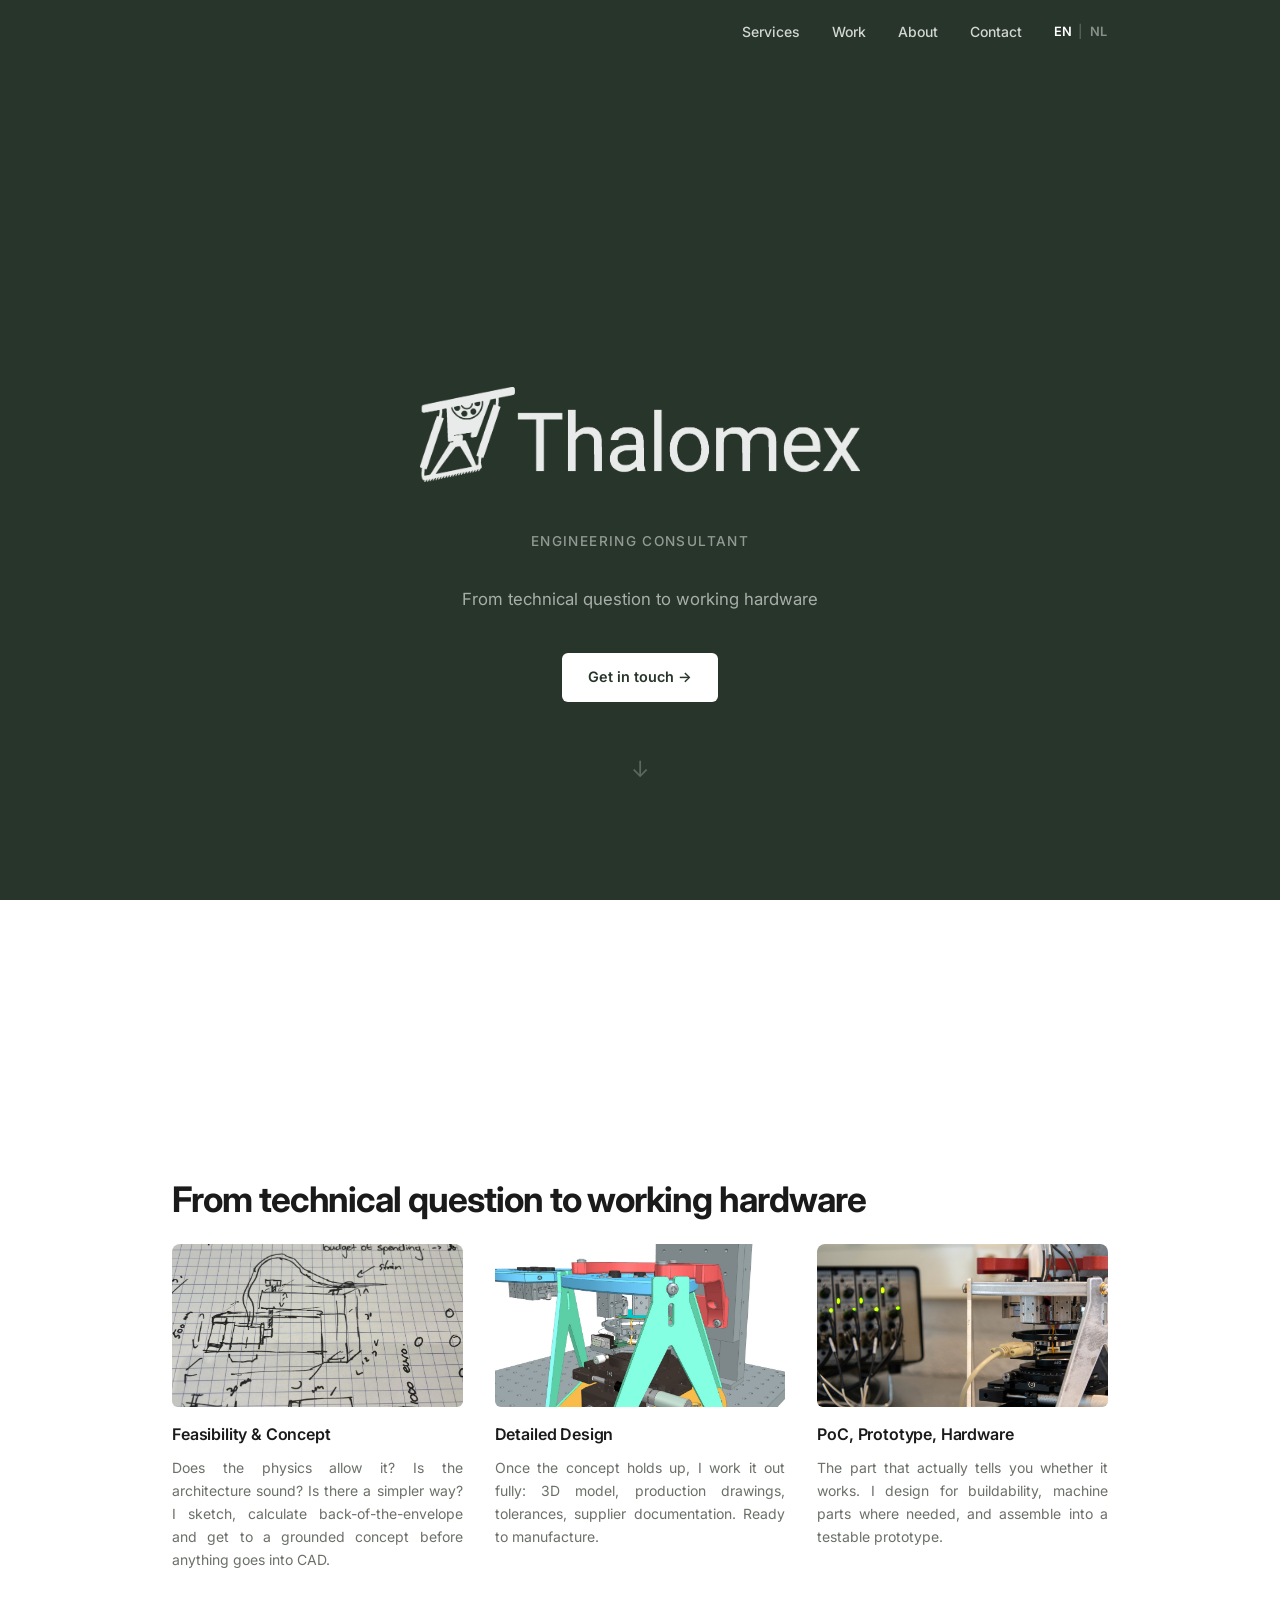
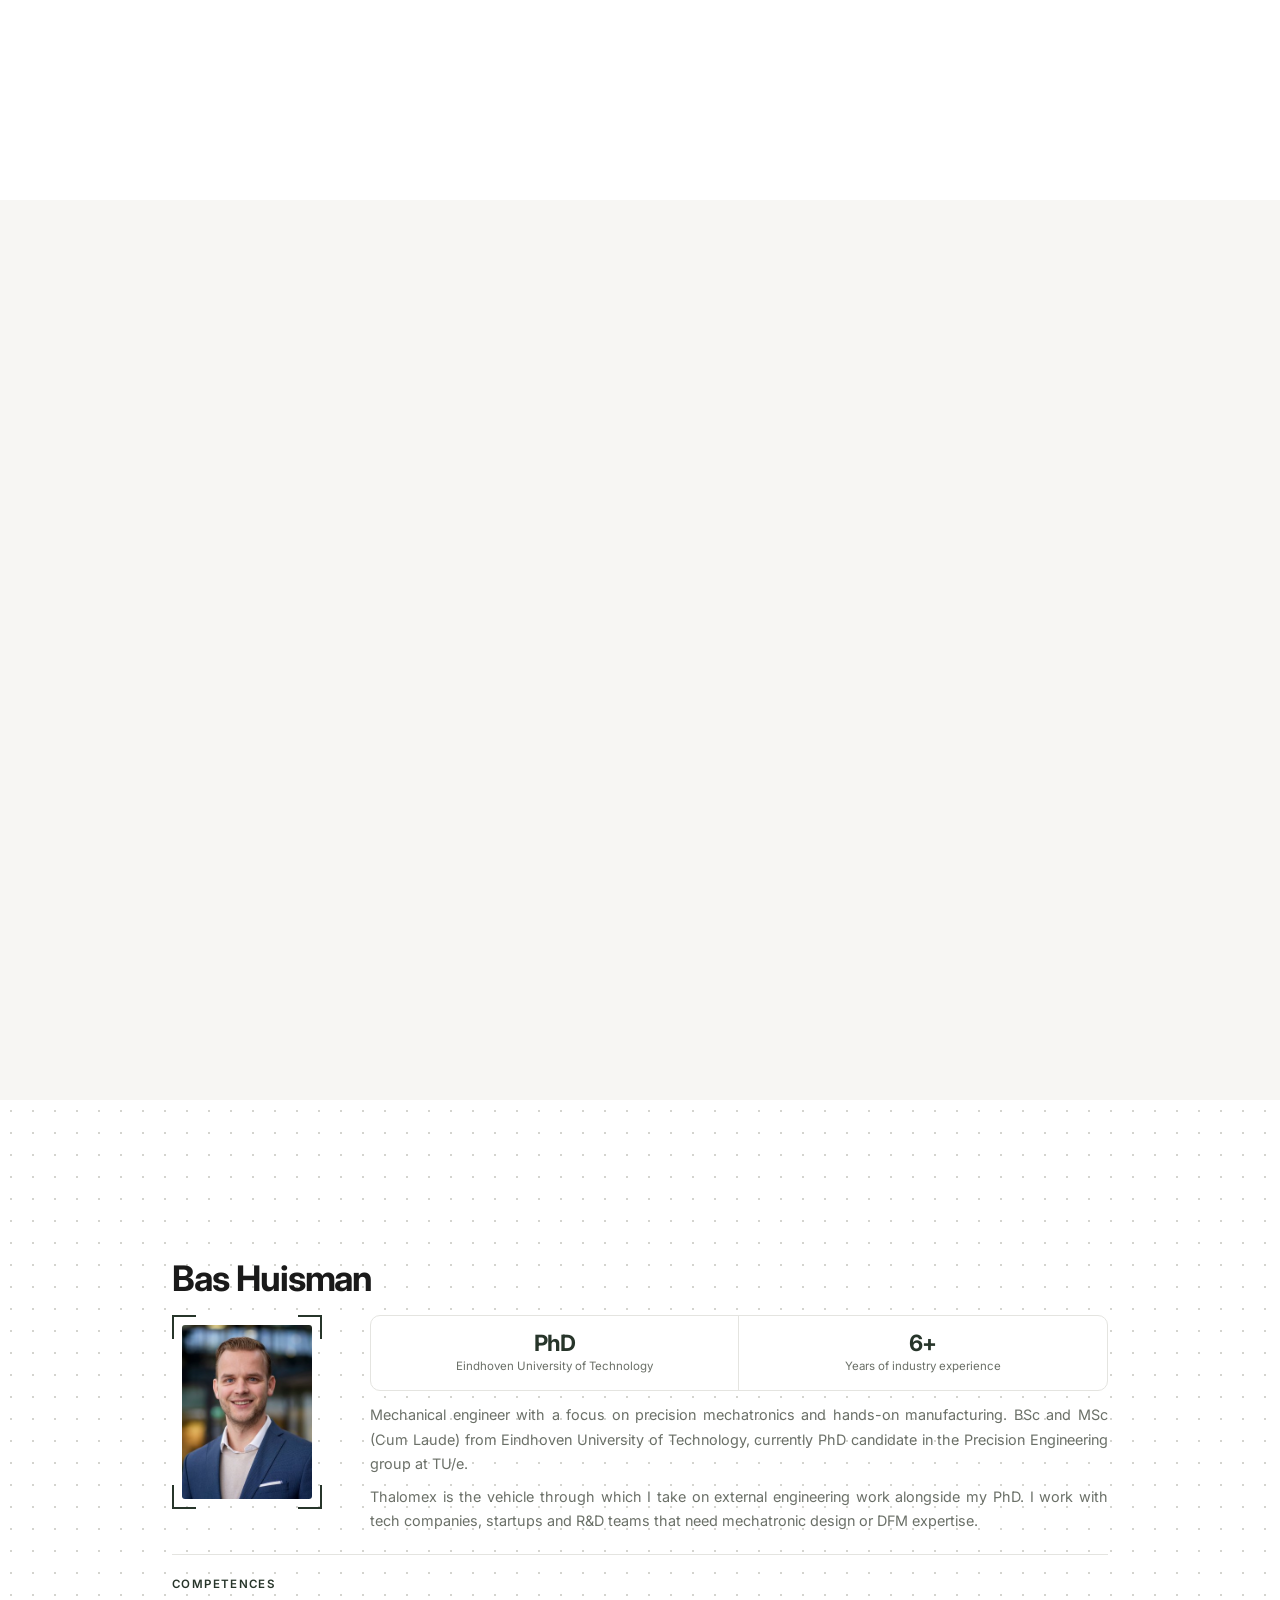
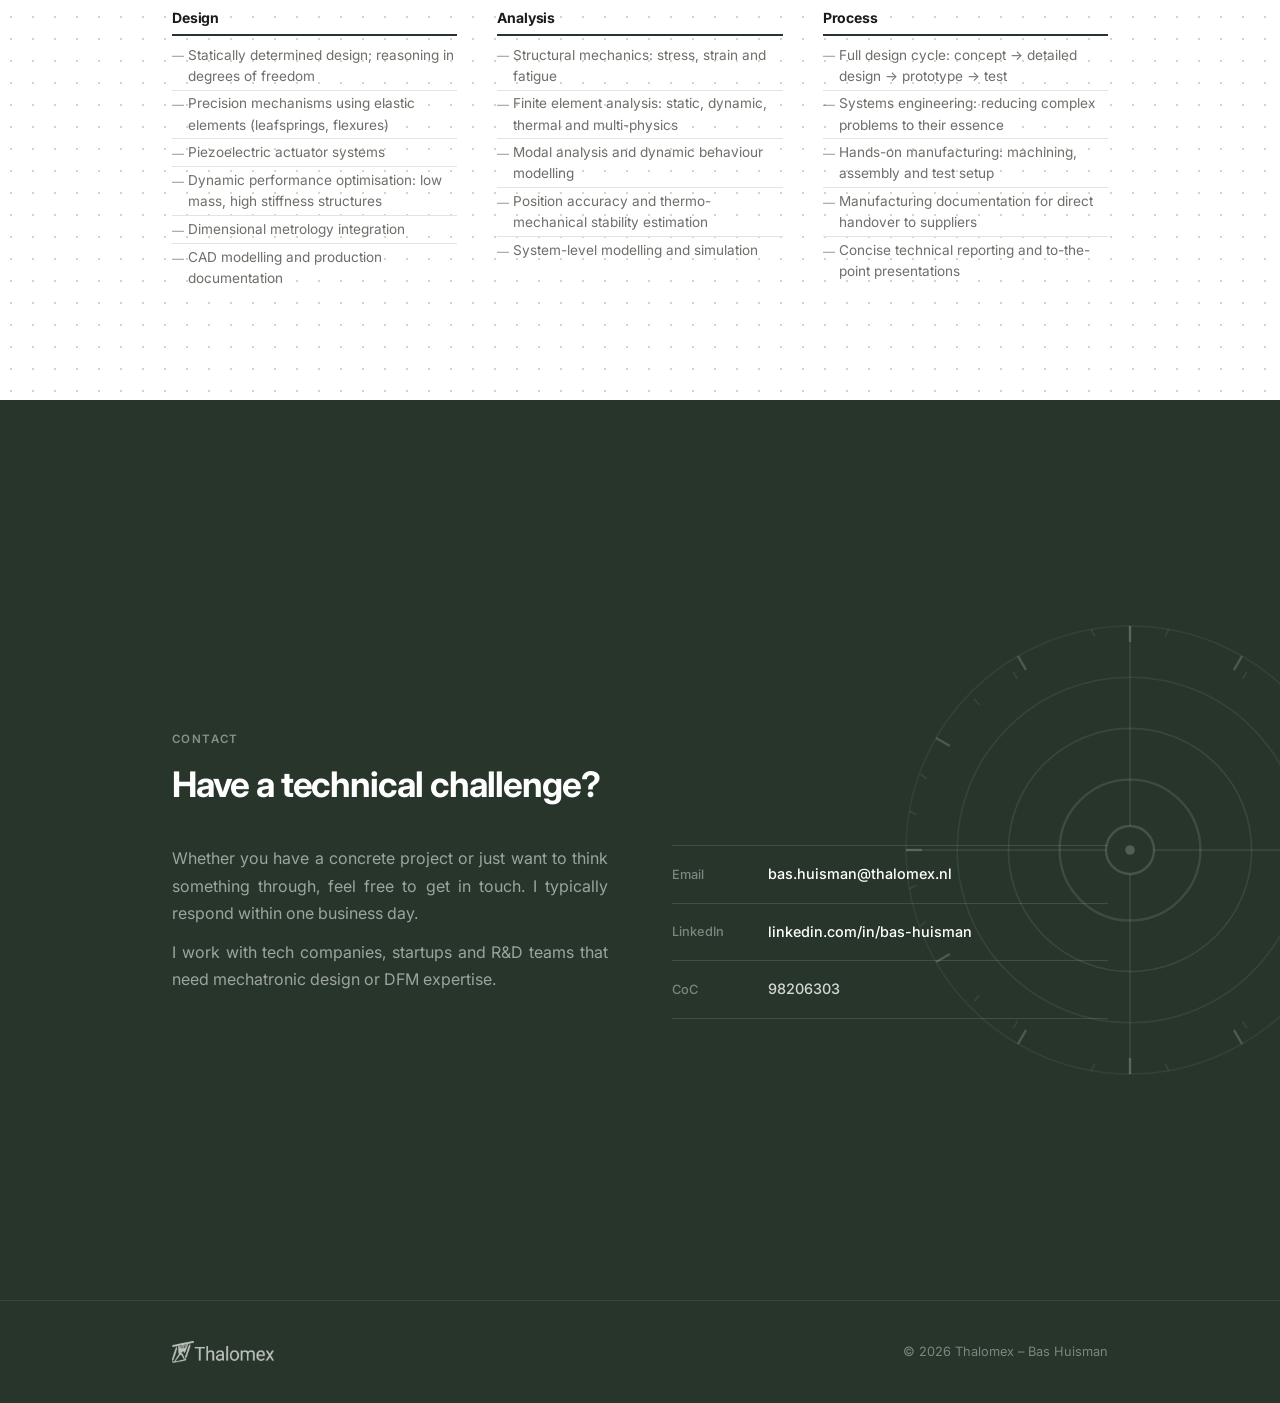
<file: index.html>
<!DOCTYPE html>
<html lang="en">
<head>
  <meta charset="UTF-8" />
  <meta name="viewport" content="width=device-width, initial-scale=1.0" />
  <meta name="version"     content="0.2.5" />
  <meta name="description" content="Bas Huisman – engineering consultant. Mechanical concept development, PoC design and mechatronic integration via Thalomex." />
  <title>Bas Huisman – Thalomex</title>
  <link rel="preconnect" href="https://fonts.googleapis.com" />
  <link rel="preconnect" href="https://fonts.gstatic.com" crossorigin />
  <link href="https://fonts.googleapis.com/css2?family=Inter:wght@300;400;500;600;700&display=swap" rel="stylesheet" />
  <link rel="stylesheet" href="css/style.css" />
</head>
<body>

  <!-- ── Nav ── -->
  <nav id="nav">
    <div class="nav-inner">

      <!-- Logo — left side, static -->
      <a class="nav-logo" href="#hero" aria-label="Thalomex home">
        <img class="logo-white" src="logo_white.png" alt="Thalomex" />
        <img class="logo-dark"  src="logo_dark.png"  alt="Thalomex" />
      </a>

      <!-- Right: links + lang + hamburger -->
      <div class="nav-right">
        <ul class="nav-links" id="nav-links">
          <li><a href="#services">Services</a></li>
          <li><a href="#work">Work</a></li>
          <li><a href="#about">About</a></li>
          <li><a href="#contact">Contact</a></li>
        </ul>
        <div class="lang-switch">
          <a href="index.html" class="active">EN</a>
          <span class="lang-sep">|</span>
          <a href="nl.html">NL</a>
        </div>
        <button class="hamburger" id="hamburger" aria-label="Open menu" aria-expanded="false">☰</button>
      </div>

    </div>
  </nav>

  <!-- ── Floating contact button ── -->
  <a class="contact-fab" href="#contact" id="contact-fab">Get in touch →</a>

  <!-- ── Page content (assembled by JS) ── -->
  <main id="main"></main>

  <!-- ── Footer ── -->
  <footer>
    <div class="wrap footer-inner">
      <img src="logo_white.png" alt="Thalomex" />
      <span class="footer-copy">© 2026 Thalomex – Bas Huisman</span>
    </div>
  </footer>

  <!-- ── Content (edit js/content/en.js to update all text) ── -->
  <script src="js/content/en.js"></script>

  <!-- ── Section templates (structure only, no text) ── -->
  <script src="js/templates/hero.js"></script>
  <script src="js/templates/services.js"></script>
  <script src="js/templates/work.js"></script>
  <script src="js/templates/about.js"></script>
  <script src="js/templates/contact.js"></script>

  <!-- ── Main controller ── -->
  <script src="js/main.js"></script>

</body>
</html>
</file>
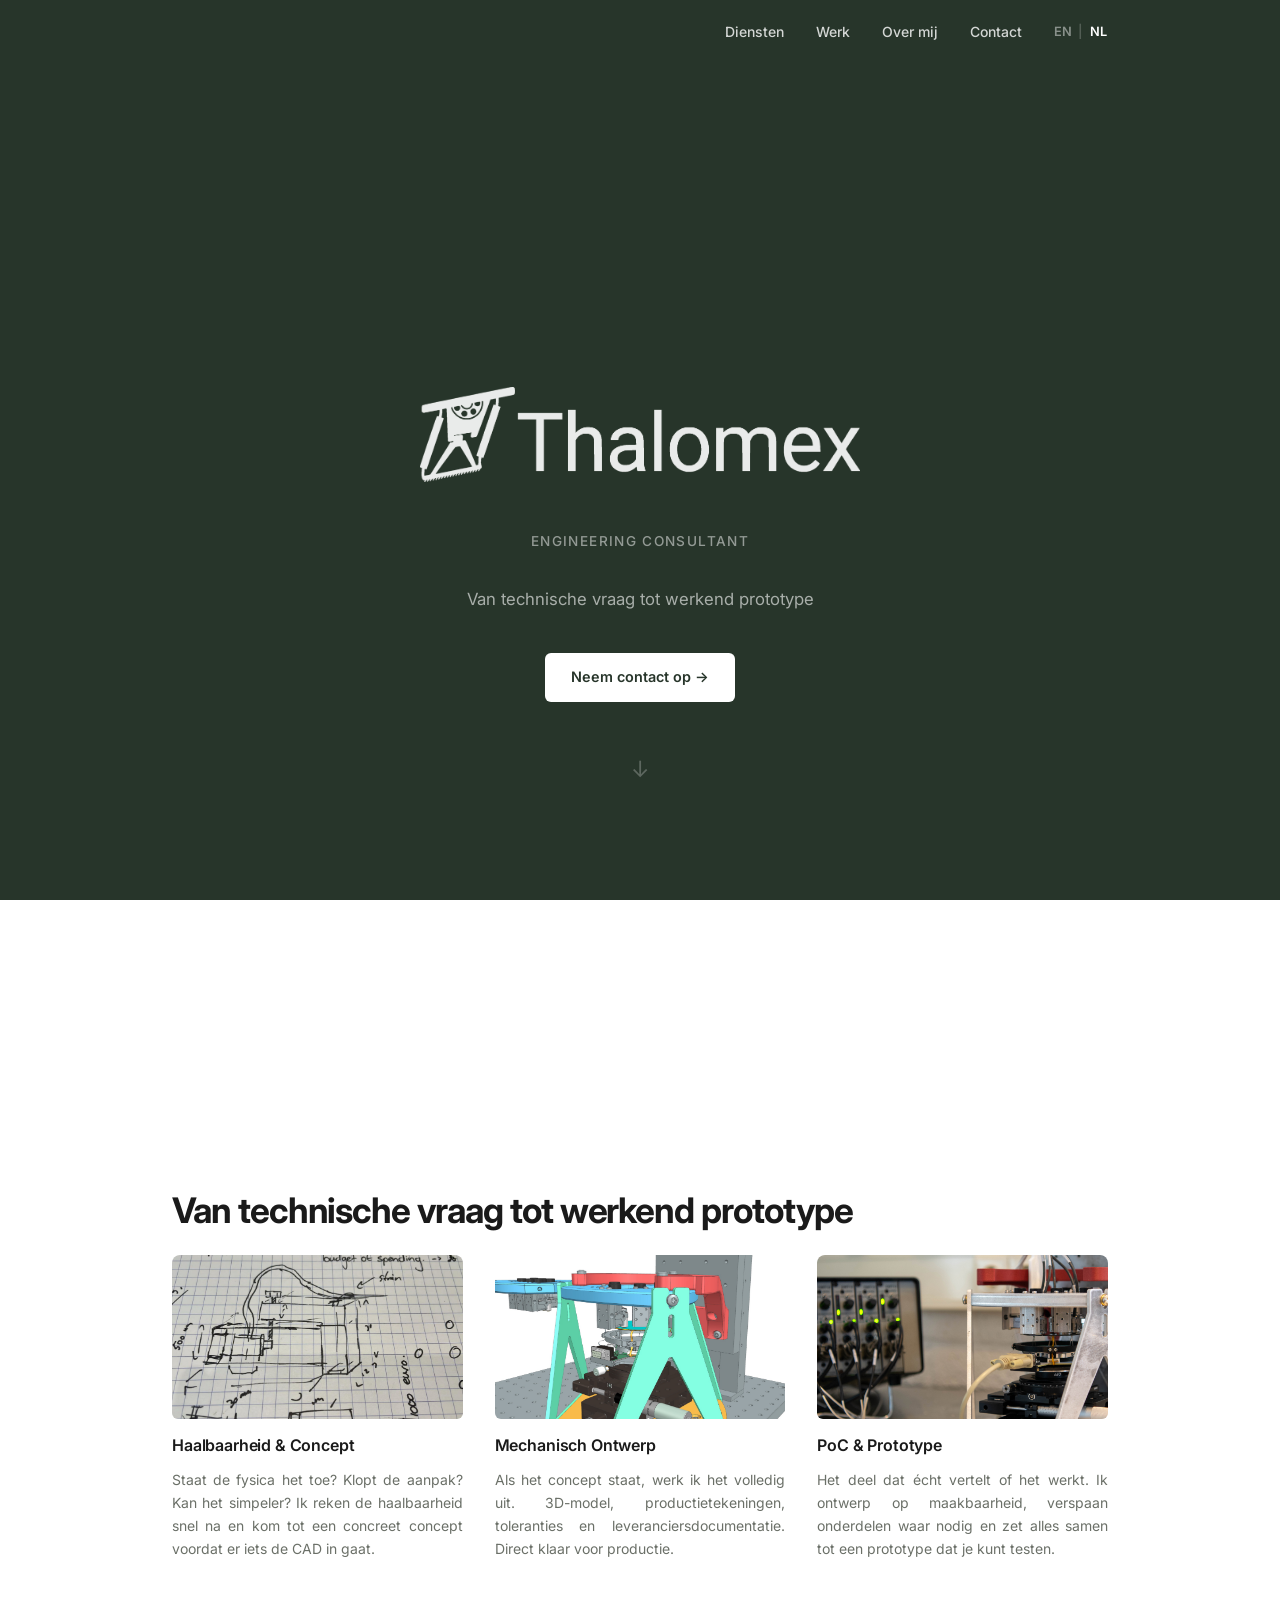
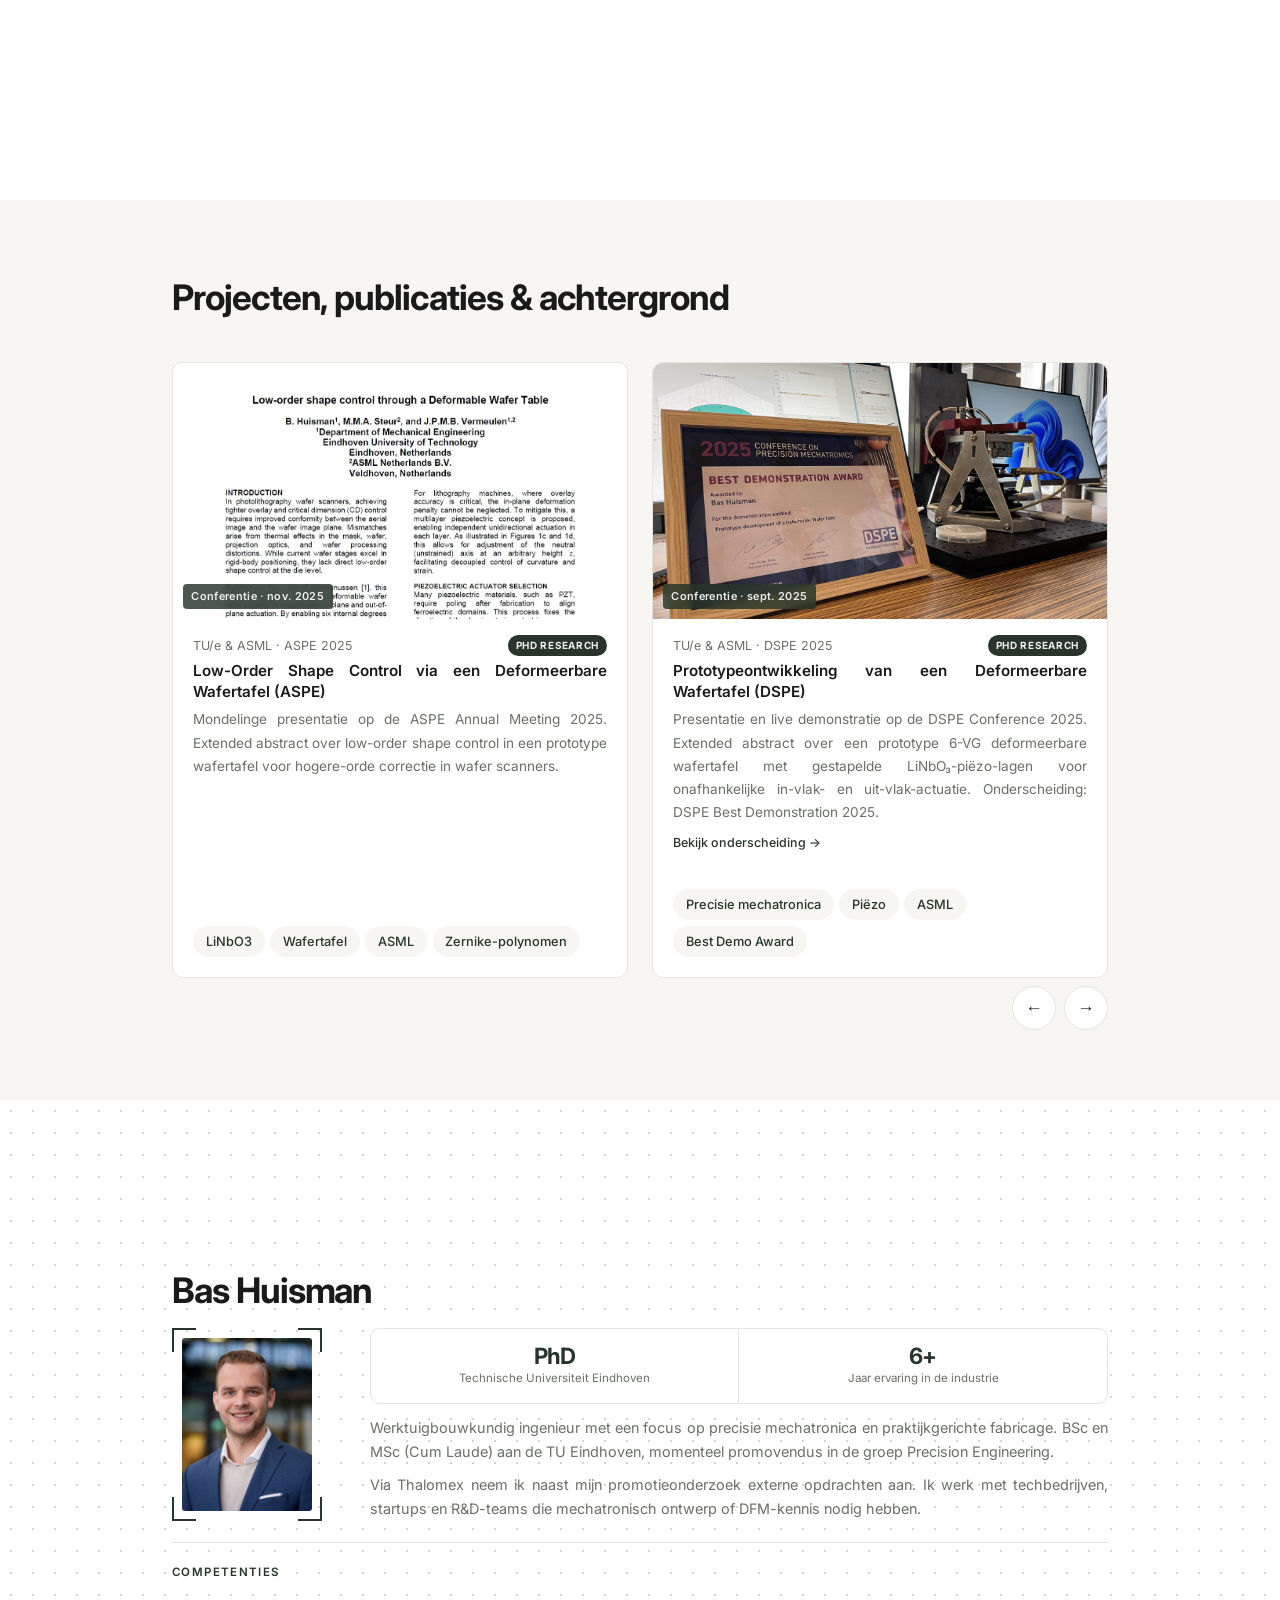
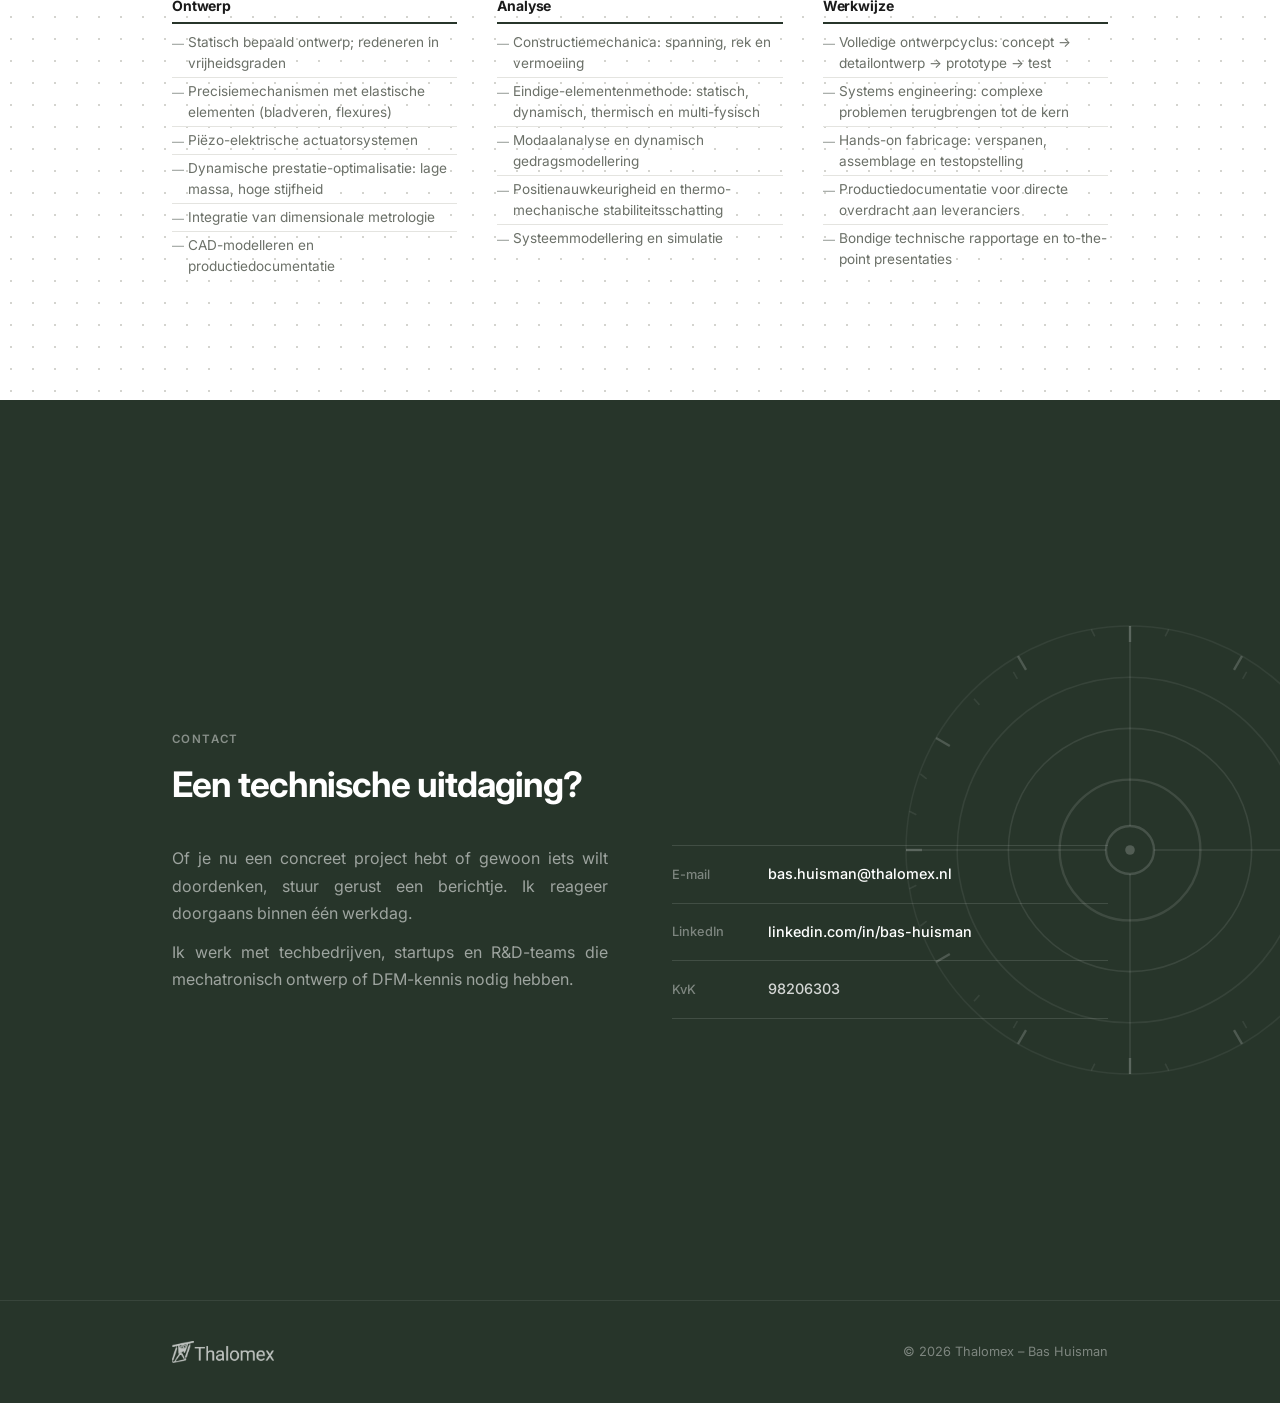
<file: nl.html>
<!DOCTYPE html>
<html lang="nl">
<head>
  <meta charset="UTF-8" />
  <meta name="viewport" content="width=device-width, initial-scale=1.0" />
  <meta name="version"     content="0.2.5" />
  <meta name="description" content="Bas Huisman – engineering consultant. Mechanische conceptontwikkeling, PoC-ontwerp en mechatronische integratie via Thalomex." />
  <title>Bas Huisman – Thalomex</title>
  <link rel="preconnect" href="https://fonts.googleapis.com" />
  <link rel="preconnect" href="https://fonts.gstatic.com" crossorigin />
  <link href="https://fonts.googleapis.com/css2?family=Inter:wght@300;400;500;600;700&display=swap" rel="stylesheet" />
  <link rel="stylesheet" href="css/style.css" />
</head>
<body>

  <!-- ── Nav ── -->
  <nav id="nav">
    <div class="nav-inner">

      <!-- Logo — links, statisch -->
      <a class="nav-logo" href="#hero" aria-label="Thalomex home">
        <img class="logo-white" src="logo_white.png" alt="Thalomex" />
        <img class="logo-dark"  src="logo_dark.png"  alt="Thalomex" />
      </a>

      <!-- Rechts: links + taal + hamburger -->
      <div class="nav-right">
        <ul class="nav-links" id="nav-links">
          <li><a href="#services">Diensten</a></li>
          <li><a href="#work">Werk</a></li>
          <li><a href="#about">Over mij</a></li>
          <li><a href="#contact">Contact</a></li>
        </ul>
        <div class="lang-switch">
          <a href="index.html">EN</a>
          <span class="lang-sep">|</span>
          <a href="nl.html" class="active">NL</a>
        </div>
        <button class="hamburger" id="hamburger" aria-label="Menu openen" aria-expanded="false">☰</button>
      </div>

    </div>
  </nav>

  <!-- ── Zwevende contactknop ── -->
  <a class="contact-fab" href="#contact" id="contact-fab">Neem contact op →</a>

  <!-- ── Pagina-inhoud (samengesteld door JS) ── -->
  <main id="main"></main>

  <!-- ── Footer ── -->
  <footer>
    <div class="wrap footer-inner">
      <img src="logo_white.png" alt="Thalomex" />
      <span class="footer-copy">© 2026 Thalomex – Bas Huisman</span>
    </div>
  </footer>

  <!-- ── Content (bewerk js/content/nl.js voor alle tekst) ── -->
  <script src="js/content/nl.js"></script>

  <!-- ── Sectiesjablonen (alleen structuur, geen tekst) ── -->
  <script src="js/templates/hero.js"></script>
  <script src="js/templates/services.js"></script>
  <script src="js/templates/work.js"></script>
  <script src="js/templates/about.js"></script>
  <script src="js/templates/contact.js"></script>

  <!-- ── Hoofdcontroller ── -->
  <script src="js/main.js"></script>

</body>
</html>
</file>
<file: css/style.css>
/* v0.2.5 */
/* ═══════════════════════════════════════════════════════════
   Thalomex – stylesheet
   ═══════════════════════════════════════════════════════════ */

/* ─── Tokens ──────────────────────────────────────────────── */
:root {
  --green:     #27352a;
  --white:     #ffffff;
  --off-white: #f7f6f3;
  --text:      #1a1a1a;
  --muted:     #6b7068;
  --border:    #e4e4e0;
  --max:       1000px;
  --radius:    10px;
  --nav-h:     64px;
  --logo-h:    28px;
}

/* ─── Reset ───────────────────────────────────────────────── */
*, *::before, *::after { box-sizing: border-box; margin: 0; padding: 0; }

html {
  overflow-x: hidden;
  /* smooth-scroll used by JS scrollTo({ behavior:'smooth' }) */
  scroll-behavior: smooth;
  /* prevent mobile browsers from auto-adjusting text size per language */
  -webkit-text-size-adjust: 100%;
  text-size-adjust: 100%;
}

body {
  font-family: 'Inter', system-ui, sans-serif;
  background: var(--white);
  color: var(--text);
  line-height: 1.7;
  -webkit-font-smoothing: antialiased;
  text-align: justify;
}

img { display: block; max-width: 100%; }

/* ─── Utility ─────────────────────────────────────────────── */
.wrap {
  max-width: var(--max);
  margin: 0 auto;
  padding: 0 2rem;
}

/* Every section except hero fills exactly one screen height on desktop.
   On mobile (≤720 px) sections become height:auto so long content isn't clipped. */
.section {
  height: 100dvh;
  overflow: hidden;
  padding: max(calc(var(--nav-h) + 0.75rem), clamp(3rem, 6dvh, 5rem)) 0 clamp(1.5rem, 3dvh, 2.5rem);
  display: flex;
  flex-direction: column;
  justify-content: center;
}

.section-label {
  font-size: 0.72rem;
  font-weight: 600;
  letter-spacing: 0.12em;
  text-transform: uppercase;
  color: var(--green);
  margin-bottom: 0.85rem;
}

h2 {
  font-size: clamp(1.6rem, 3vw, 2.2rem);
  font-weight: 700;
  letter-spacing: -0.03em;
  line-height: 1.2;
  color: var(--text);
  margin-bottom: 1.25rem;
}

/* ─── Nav ─────────────────────────────────────────────────── */
#nav {
  position: fixed;
  top: 0; left: 0; right: 0;
  z-index: 200;
  transition: background 0.3s, border-color 0.3s;
}

#nav.scrolled {
  background: rgba(255,255,255,0.96);
  border-bottom: 1px solid var(--border);
  backdrop-filter: blur(8px);
}

.nav-inner {
  display: flex;
  align-items: center;
  justify-content: space-between;
  height: var(--nav-h);
  max-width: var(--max);
  margin: 0 auto;
  padding: 0 2rem;
}

/* ── Logo ── */
.nav-logo {
  display: flex;
  align-items: center;
  text-decoration: none;
  flex-shrink: 0;
  opacity: 0;
  pointer-events: none;
  transition: opacity 0.3s ease;
}

#nav.scrolled .nav-logo {
  opacity: 1;
  pointer-events: auto;
}

.nav-logo img {
  height: var(--logo-h);
  width: auto;
  display: block;
}

/* White logo over hero, dark logo once nav is scrolled */
.nav-logo .logo-dark  { display: none; }
.nav-logo .logo-white { display: block; }
#nav.scrolled .nav-logo .logo-white { display: none; }
#nav.scrolled .nav-logo .logo-dark  { display: block; }

/* ── Nav right side ── */
.nav-right {
  display: flex;
  align-items: center;
  gap: 2rem;
}

.nav-links {
  display: flex;
  gap: 2rem;
  list-style: none;
}

.nav-links a {
  font-size: 0.875rem;
  font-weight: 500;
  text-decoration: none;
  color: rgba(255,255,255,0.8);
  transition: color 0.15s;
}

.nav-links a:hover { color: var(--white); }
#nav.scrolled .nav-links a { color: var(--muted); }
#nav.scrolled .nav-links a:hover { color: var(--text); }

/* ── Hamburger ── */
.hamburger {
  display: none;
  background: none;
  border: none;
  cursor: pointer;
  padding: 0.4rem;
  color: rgba(255,255,255,0.85);
  font-size: 1.4rem;
  line-height: 1;
}

#nav.scrolled .hamburger { color: var(--text); }

/* ── Language switcher ── */
.lang-switch {
  display: flex;
  align-items: center;
  gap: 0.35rem;
  font-size: 0.8rem;
  font-weight: 600;
  letter-spacing: 0.05em;
}

.lang-switch a {
  text-decoration: none;
  color: rgba(255,255,255,0.45);
  transition: color 0.15s;
}

.lang-switch a.active,
.lang-switch a:hover { color: var(--white); }

.lang-sep { color: rgba(255,255,255,0.2); }

#nav.scrolled .lang-switch a          { color: var(--muted); }
#nav.scrolled .lang-switch a.active,
#nav.scrolled .lang-switch a:hover   { color: var(--text); }
#nav.scrolled .lang-sep              { color: var(--border); }

/* ─── Floating contact button ─────────────────────────────── */
.contact-fab {
  position: fixed;
  bottom: 2rem;
  right: 2rem;
  z-index: 400;
  display: inline-flex;
  align-items: center;
  padding: 0.7rem 1.4rem;
  background: var(--green);
  color: var(--white);
  border-radius: 100px;
  font-size: 0.875rem;
  font-weight: 600;
  text-decoration: none;
  box-shadow: 0 4px 20px rgba(39,53,42,0.3);
  opacity: 0;
  transform: translateY(12px);
  pointer-events: none;
  transition: opacity 0.3s ease, transform 0.3s ease, background 0.15s;
}

.contact-fab.visible {
  opacity: 1;
  transform: translateY(0);
  pointer-events: auto;
}

.contact-fab:hover { background: #1a2a1d; }

/* ─── Hero ────────────────────────────────────────────────── */
#hero {
  background: var(--green);
  height: 100dvh;
  display: flex;
  flex-direction: column;
  align-items: center;
  justify-content: flex-end;
  padding-bottom: 7rem;
  text-align: center;
}

.hero-logo {
  margin-bottom: 3rem;
}

.hero-logo img {
  width: clamp(160px, 42vw, 440px);
  height: auto;
  display: block;
  margin: 0 auto;
  opacity: 0.9;
}

.hero-label {
  font-size: 0.85rem;
  font-weight: 500;
  color: rgba(255,255,255,0.5);
  letter-spacing: 0.1em;
  text-transform: uppercase;
  margin-bottom: 2rem;
}

.hero-sub {
  font-size: 1.05rem;
  color: rgba(255,255,255,0.6);
  max-width: 460px;
  margin: 0 auto 2.5rem;
}

.hero-cta {
  display: inline-flex;
  align-items: center;
  padding: 0.75rem 1.6rem;
  background: var(--white);
  color: var(--green);
  border-radius: 6px;
  font-size: 0.9rem;
  font-weight: 600;
  text-decoration: none;
  transition: opacity 0.15s;
}

.hero-cta:hover { opacity: 0.9; }

.scroll-hint {
  margin-top: 3rem;
  color: rgba(255,255,255,0.25);
  font-size: 1.4rem;
  animation: bounce 2s infinite;
}

@keyframes bounce {
  0%, 100% { transform: translateY(0); }
  50%       { transform: translateY(6px); }
}

/* ─── Services ────────────────────────────────────────────── */
#services { background: var(--white); }

.services-grid {
  display: grid;
  grid-template-columns: repeat(3, 1fr);
  gap: 1.5rem 2rem;
  margin-top: 1.5rem;
}

.service-block {
  display: flex;
  flex-direction: column;
  overflow: hidden;
  border-radius: 8px;
}

.service-img {
  width: 100%;
  aspect-ratio: 16 / 9;
  object-fit: cover;
  display: block;
  border-radius: 6px;
}

.service-block-text {
  padding: 0.85rem 0 0;
}

.service-block h3 {
  font-size: 1rem;
  font-weight: 600;
  color: var(--text);
  letter-spacing: -0.01em;
  margin-bottom: 0.5rem;
  margin-top: 0;
}

.service-block p {
  font-size: 0.875rem;
  color: var(--muted);
  line-height: 1.65;
}

/* ─── Services: medium width (480–720 px) ─────────────────── */
@media (min-width: 480px) and (max-width: 720px) {
  .services-grid  { grid-template-columns: 1fr; gap: 1rem; }
  .service-block  { flex-direction: row; align-items: stretch; }
  .service-img    { width: 42%; aspect-ratio: unset; flex-shrink: 0;
                    border-bottom: none; border-right: none; }
  .service-block-text { padding: 0.65rem 0 0.65rem 1rem; }
}

/* ─── Work carousel ───────────────────────────────────────── */
#work {
  background: var(--off-white);
  /* Natural height: fills at least the viewport but never clips card content */
  height: auto;
  min-height: 100dvh;
  overflow: visible;
  justify-content: flex-start;
}

#work > .wrap {
  display: flex;
  flex-direction: column;
}

.carousel-outer {
  position: relative;
  margin-top: 1.5rem;
}

.carousel-track {
  display: flex;
  gap: 1.5rem;
  overflow-x: auto;
  scroll-snap-type: x mandatory;
  scrollbar-width: none;
  -ms-overflow-style: none;
  padding-bottom: 0.25rem;
  /* Fixed height driven by viewport: fills remaining space below heading */
  height: clamp(440px, calc(100dvh - 210px), 620px);
  align-items: stretch; /* cards fill track height */
}

.carousel-track::-webkit-scrollbar { display: none; }

.carousel-nav {
  display: flex;
  justify-content: flex-end;
  gap: 0.5rem;
  margin-top: 0.25rem;
  flex-shrink: 0;
}

.carousel-btn {
  width: 44px;
  height: 44px;
  border-radius: 50%;
  border: 1px solid var(--border);
  background: var(--white);
  color: var(--green);
  font-size: 1.1rem;
  cursor: pointer;
  display: flex;
  align-items: center;
  justify-content: center;
  transition: background 0.15s, border-color 0.15s, color 0.15s;
  flex-shrink: 0;
}

.carousel-btn:hover {
  background: var(--green);
  border-color: var(--green);
  color: var(--white);
}

/* ── Work card ── */
.work-card {
  /* Fixed 456px — exactly 2 fit in the 936px inner wrap at full width.
     As the viewport narrows the second card scrolls off naturally (no resize).
     min() prevents the card ever exceeding the visible area on small screens. */
  flex: 0 0 min(456px, calc(100vw - 64px));
  scroll-snap-align: start;
  border: 1px solid var(--border);
  border-radius: var(--radius);
  overflow: hidden;
  display: flex;
  flex-direction: column;
  background: var(--white);
  transition: border-color 0.2s;
}

.work-card:hover { border-color: var(--green); }

/* Card image header — always 16:9 */
.work-card-img {
  aspect-ratio: 16 / 9;
  overflow: hidden;
  background: var(--off-white);
  flex-shrink: 0;
  position: relative;
  /* top corners match card radius; card overflow:hidden clips bottom */
  border-radius: calc(var(--radius) - 1px) calc(var(--radius) - 1px) 0 0;
}

.work-card-img img {
  width: 100%;
  height: 100%;
  object-fit: cover;
  display: block;
  transition: transform 0.35s ease;
}

.work-card:hover .work-card-img img { transform: scale(1.03); }

/* Text-only header (kept for potential future text-type cards) */
.work-card-img--text {
  display: flex;
  align-items: flex-end;
  padding: 1.25rem 1.5rem;
  background: linear-gradient(135deg, #2e3d32, #3d5142);
}

.work-card-img--text .card-org-name {
  font-size: 1rem;
  font-weight: 700;
  color: rgba(255,255,255,0.9);
  letter-spacing: -0.01em;
  line-height: 1.25;
}

/* Badge overlaid bottom-left of image */
.work-card-badge {
  position: absolute;
  bottom: 0.6rem;
  left: 0.6rem;
  padding: 0.2rem 0.55rem;
  border-radius: 4px;
  font-size: 0.68rem;
  font-weight: 600;
  letter-spacing: 0.03em;
  background: rgba(39,53,42,0.82);
  color: rgba(255,255,255,0.9);
  backdrop-filter: blur(4px);
}

/* Card body — flex column, does not scroll itself */
.work-card-body {
  padding: 1rem 1.25rem 1.25rem;
  display: flex;
  flex-direction: column;
  flex-grow: 1;
  min-height: 0; /* required for nested flex scroll to work */
}

/* Scrollable middle zone: title + text + links only */
.work-card-scroll {
  flex: 1;
  min-height: 0;
  overflow-y: auto;
  scrollbar-width: thin;
  scrollbar-color: var(--border) transparent;
}

.work-card-scroll::-webkit-scrollbar        { width: 4px; }
.work-card-scroll::-webkit-scrollbar-thumb  { background: var(--border); border-radius: 2px; }
.work-card-scroll::-webkit-scrollbar-track  { background: transparent; }

.work-card-meta {
  display: flex;
  align-items: center;
  justify-content: space-between;
  gap: 0.5rem;
}

.work-card-org {
  font-size: 0.78rem;
  color: var(--muted);
}

/* PhD indicator pill */
.phd-pill {
  display: inline-flex;
  align-items: center;
  padding: 0.15rem 0.5rem;
  border-radius: 100px;
  font-size: 0.62rem;
  font-weight: 700;
  letter-spacing: 0.07em;
  text-transform: uppercase;
  background: var(--green);
  color: rgba(255,255,255,0.92);
  white-space: nowrap;
  flex-shrink: 0;
}

.work-card-body h3 {
  font-size: 0.95rem;
  font-weight: 600;
  color: var(--text);
  line-height: 1.35;
  margin: 0.3rem 0 0;
}

.work-card-body p {
  font-size: 0.85rem;
  color: var(--muted);
  margin: 0.4rem 0 0;
}

/* Links directly below text */
.work-card-links {
  display: flex;
  flex-direction: column;
  gap: 0.2rem;
  margin-top: 0.5rem;
}

.work-link {
  display: inline-flex;
  align-items: center;
  font-size: 0.78rem;
  font-weight: 500;
  color: var(--green);
  text-decoration: none;
}

.work-link:hover { text-decoration: underline; }

/* Tags pinned at the bottom — scroll div above fills the space */
.work-card-tags {
  display: flex;
  flex-wrap: wrap;
  gap: 0.35rem;
  flex-shrink: 0;
  padding-top: 0.75rem;
}

/* Shared tag pill (used in both work cards and about section) */
.tag {
  display: inline-block;
  padding: 0.3rem 0.8rem;
  background: var(--off-white);
  border-radius: 100px;
  font-size: 0.8rem;
  font-weight: 500;
  color: var(--green);
}

/* ─── About ───────────────────────────────────────────────── */
#about h2 { margin-bottom: 0.6rem; }
#about {
  background-color: var(--white);
  background-image: radial-gradient(circle, #d4d4cf 1px, transparent 1px);
  background-size: 22px 22px;
}

.about-grid {
  display: grid;
  grid-template-columns: 150px 1fr;
  gap: 3rem;
  align-items: start;
  margin-top: 1rem;
}

/* ── Photo column ── */
.about-photo-col {
  display: flex;
  flex-direction: column;
  align-items: stretch;
}

/* Engineering drawing frame: L-bracket corners via CSS gradients */
.photo-frame {
  position: relative;
  padding: 10px;
  background:
    linear-gradient(var(--green), var(--green)) top    left  / 2px 24px no-repeat,
    linear-gradient(var(--green), var(--green)) top    left  / 24px 2px no-repeat,
    linear-gradient(var(--green), var(--green)) top    right / 2px 24px no-repeat,
    linear-gradient(var(--green), var(--green)) top    right / 24px 2px no-repeat,
    linear-gradient(var(--green), var(--green)) bottom left  / 2px 24px no-repeat,
    linear-gradient(var(--green), var(--green)) bottom left  / 24px 2px no-repeat,
    linear-gradient(var(--green), var(--green)) bottom right / 2px 24px no-repeat,
    linear-gradient(var(--green), var(--green)) bottom right / 24px 2px no-repeat;
}

.photo-frame img {
  width: 100%;
  display: block;
  border-radius: 3px;
  object-fit: cover;
  aspect-ratio: 3 / 4;
}

/* Title-block caption */
.photo-caption {
  border: 1px solid var(--border);
  border-top: none;
  background: var(--white);
  padding: 0.55rem 0.8rem;
}

.caption-name {
  font-size: 0.82rem;
  font-weight: 700;
  color: var(--text);
  letter-spacing: 0.02em;
  text-transform: uppercase;
}

/* ── Content column ── */
.about-content p {
  color: var(--muted);
  margin-bottom: 0.5rem;
  font-size: 0.9rem;
}

.about-content p:last-of-type { margin-bottom: 0; }

/* Stats strip — sits above the bio text */
.about-stats-row {
  display: grid;
  grid-template-columns: repeat(2, 1fr);
  border: 1px solid var(--border);
  border-radius: var(--radius);
  overflow: hidden;
  margin-top: 0;
  margin-bottom: 0.75rem;
  background: var(--white);
}

.stat-cell {
  padding: 1rem 0.75rem;
  border-right: 1px solid var(--border);
  text-align: center;
}

.stat-cell:last-child { border-right: none; }

.stat-nr {
  font-size: 1.4rem;
  font-weight: 700;
  letter-spacing: -0.03em;
  color: var(--green);
  line-height: 1;
  margin-bottom: 0.25rem;
}

.stat-label {
  font-size: 0.72rem;
  color: var(--muted);
  line-height: 1.35;
}

.tags {
  display: flex;
  flex-wrap: wrap;
  gap: 0.5rem;
  margin-top: 1.5rem;
}

/* ─── Competences block (within About) ────────────────────── */
.competences {
  margin-top: 1.25rem;
  padding-top: 1.25rem;
  border-top: 1px solid var(--border);
}

.competences-heading {
  font-size: 0.72rem;
  font-weight: 600;
  letter-spacing: 0.12em;
  text-transform: uppercase;
  color: var(--green);
  margin-bottom: 0.75rem;
}

.competences-grid {
  display: grid;
  grid-template-columns: repeat(3, 1fr);
  gap: 1rem 2.5rem;
}

.competence-group .competence-title {
  font-size: 0.875rem;
  font-weight: 700;
  color: var(--text);
  letter-spacing: -0.01em;
  margin-bottom: 0.35rem;
  padding-bottom: 0.25rem;
  border-bottom: 2px solid var(--green);
}

.competence-group ul {
  list-style: none;
  padding: 0;
  margin: 0;
}

.competence-group ul li {
  font-size: 0.85rem;
  color: var(--muted);
  line-height: 1.55;
  padding: 0.18rem 0 0.18rem 1rem;
  position: relative;
  border-bottom: 1px solid var(--border);
  text-align: left;
}

.competence-group ul li:last-child {
  border-bottom: none;
}

.competence-group ul li::before {
  content: '—';
  position: absolute;
  left: 0;
  color: var(--green);
  opacity: 0.5;
  font-size: 0.75rem;
  top: 0.35rem;
}

/* ─── Contact ─────────────────────────────────────────────── */
#contact {
  background: var(--green);
  position: relative;
  overflow: hidden;
}

#contact .section-label { color: rgba(255,255,255,0.45); }
#contact h2              { color: var(--white); }

.contact-reticle {
  position: absolute;
  right: -90px;
  top: 50%;
  transform: translateY(-50%);
  width: 480px;
  height: 480px;
  pointer-events: none;
}

.contact-grid {
  display: grid;
  grid-template-columns: 1fr 1fr;
  gap: 4rem;
  align-items: start;
  margin-top: 2.5rem;
  position: relative;
  z-index: 1;
}

.contact-intro p {
  color: rgba(255,255,255,0.55);
  margin-bottom: 0.75rem;
}

.contact-details { display: flex; flex-direction: column; }

.contact-row {
  display: flex;
  gap: 1rem;
  padding: 1rem 0;
  border-bottom: 1px solid rgba(255,255,255,0.12);
  align-items: center;
  font-size: 0.9rem;
}

.contact-row:first-child { border-top: 1px solid rgba(255,255,255,0.12); }

.contact-row .lbl {
  width: 80px;
  flex-shrink: 0;
  color: rgba(255,255,255,0.4);
  font-size: 0.8rem;
}

.contact-row span { color: rgba(255,255,255,0.8); font-weight: 500; }
.contact-row a    { color: var(--white); text-decoration: none; font-weight: 500; }
.contact-row a:hover { color: rgba(255,255,255,0.7); }

/* ─── Footer ──────────────────────────────────────────────── */
footer {
  background: var(--green);
  padding: 2.5rem 0;
  border-top: 1px solid rgba(255,255,255,0.08);
}

.footer-inner {
  display: flex;
  align-items: center;
  justify-content: space-between;
  flex-wrap: wrap;
  gap: 1rem;
}

footer img    { height: 22px; width: auto; opacity: 0.7; }
.footer-copy  { font-size: 0.8rem; color: rgba(255,255,255,0.4); }

/* ─── Fade-in ─────────────────────────────────────────────── */
.fade-in {
  opacity: 0;
  transform: translateY(20px);
  transition: opacity 0.55s ease, transform 0.55s ease;
}

.fade-in.visible { opacity: 1; transform: translateY(0); }

/* ─── Responsive: narrow (≤999 px) — 2→1 card column jump ── */
@media (max-width: 999px) {
  /* At this width the viewport is too narrow for 2 × 456px + 24px gap.
     Constrain the carousel outer to one-card width so the second card
     sits fully off-screen — cards keep their original 456px width. */
  .carousel-outer {
    max-width: min(456px, calc(100vw - 4rem));
    margin-left: auto;
    margin-right: auto;
  }
}

/* ─── Responsive: mobile (≤720 px) ───────────────────────── */
@media (max-width: 720px) {

  /* Sections: natural height on mobile — no clipping */
  .section {
    height: auto;
    min-height: 100dvh;
    overflow: visible;
    padding: calc(var(--nav-h) + 1rem) 0 3rem;
    height: auto;
    min-height: 100dvh;
    overflow: visible;
  }

  /* Carousel: let height be natural on mobile (section is already auto) */
  .carousel-track { height: auto; }

  /* Nav: hamburger + collapsible links */
  .hamburger { display: block; }

  .nav-links {
    display: none;
    position: absolute;
    top: var(--nav-h);
    left: 0; right: 0;
    flex-direction: column;
    background: rgba(255,255,255,0.98);
    border-bottom: 1px solid var(--border);
    padding: 1rem 2rem 1.5rem;
    gap: 1.25rem;
    backdrop-filter: blur(8px);
  }

  .nav-links.open     { display: flex; }
  .nav-links.open a   { color: var(--text); }

  /* About: stack photo above text, keep photo small */
  .about-grid {
    grid-template-columns: 1fr;
    gap: 1.75rem;
    margin-top: 2rem;
  }

  .about-photo-col { max-width: 130px; }

  /* Stats: stack to 1 col */
  .about-stats-row {
    grid-template-columns: 1fr;
  }
  .stat-cell          { border-right: none; border-bottom: 1px solid var(--border); }
  .stat-cell:last-child { border-bottom: none; }

  /* Contact: stack columns */
  .contact-grid { grid-template-columns: 1fr; gap: 2rem; margin-top: 2rem; }

  /* Services: narrow (<480 px) — banner crop, stack */
  .service-block  { flex-direction: column; }
  .service-img    { aspect-ratio: 3 / 1; width: 100%; border-right: none; border-bottom: none; }
  .service-block-text { padding: 0.65rem 0 0; }
  .services-grid  { grid-template-columns: 1fr; gap: 1.25rem; }

  /* Competences: stack to 1 col on mobile */
  .competences-grid { grid-template-columns: 1fr; gap: 1rem; }

  /* Decorative reticle overflows on small screens */
  .contact-reticle { display: none; }
}
</file>
